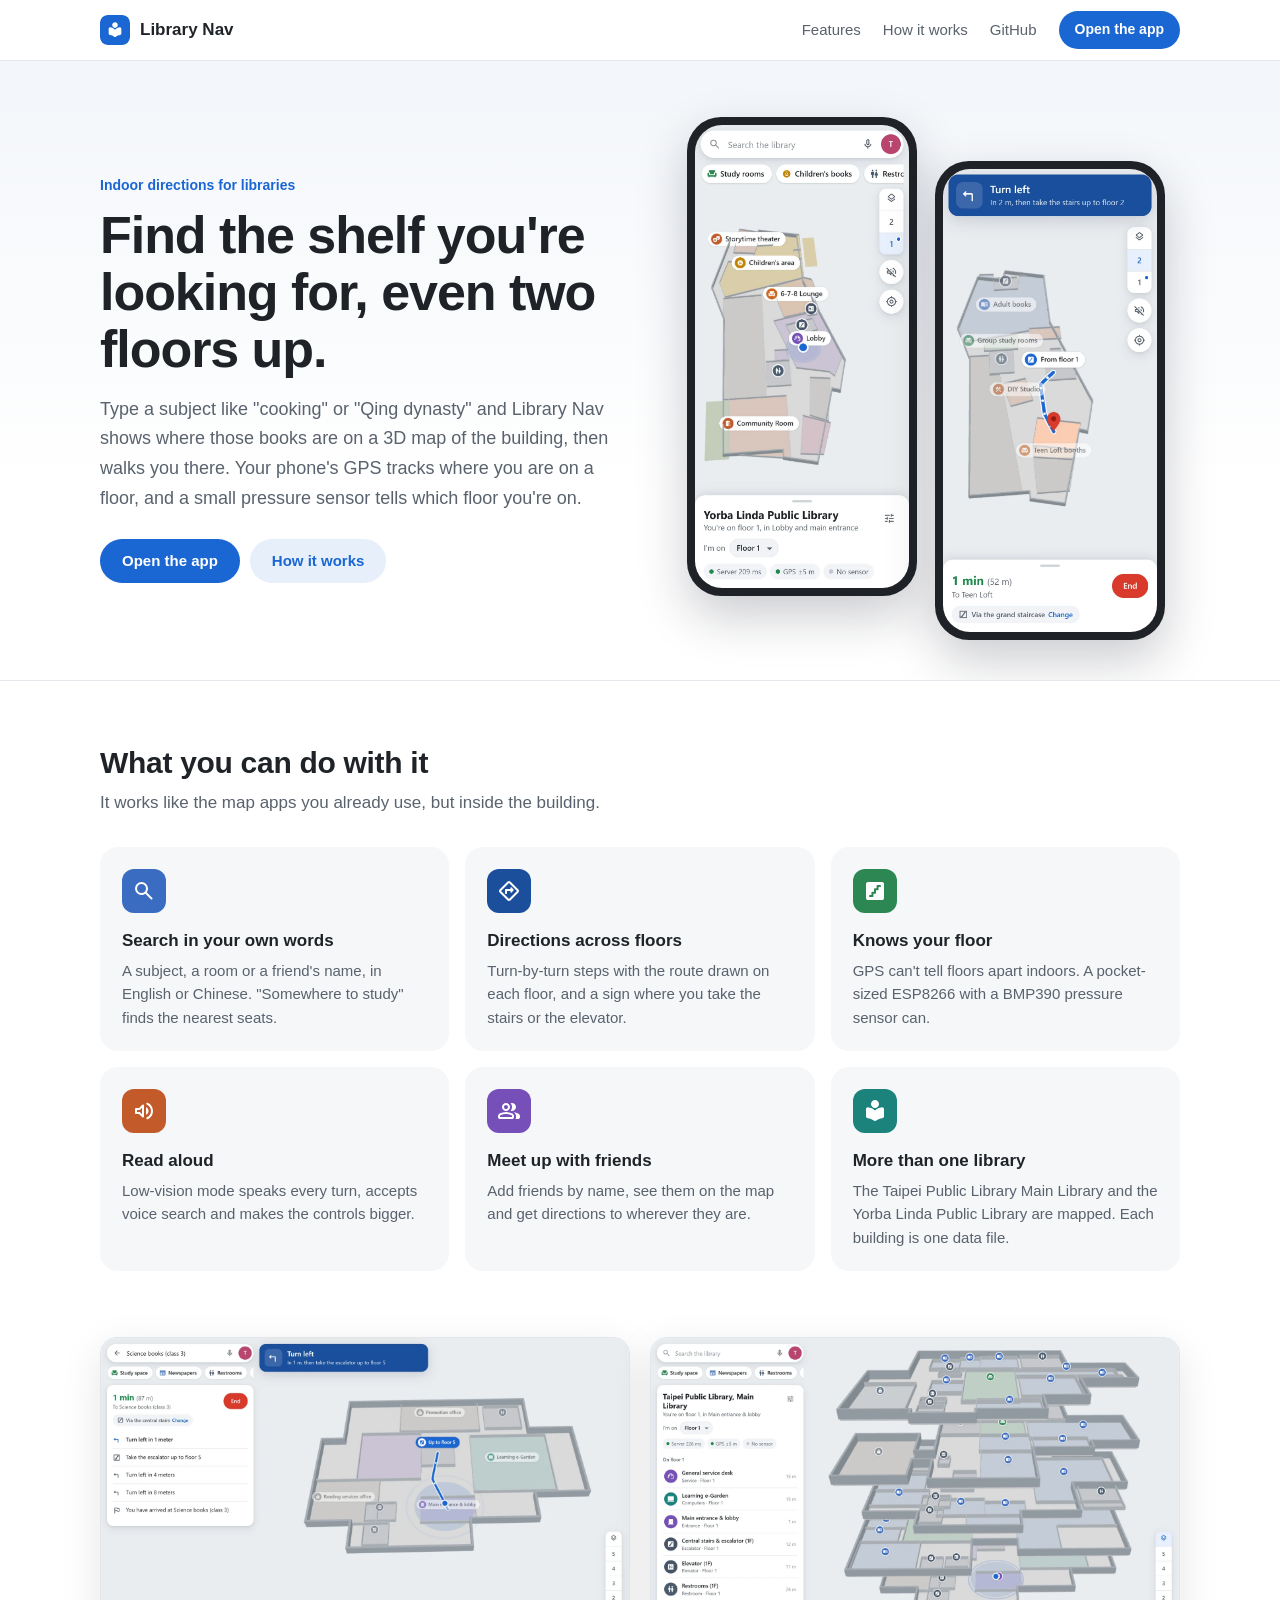
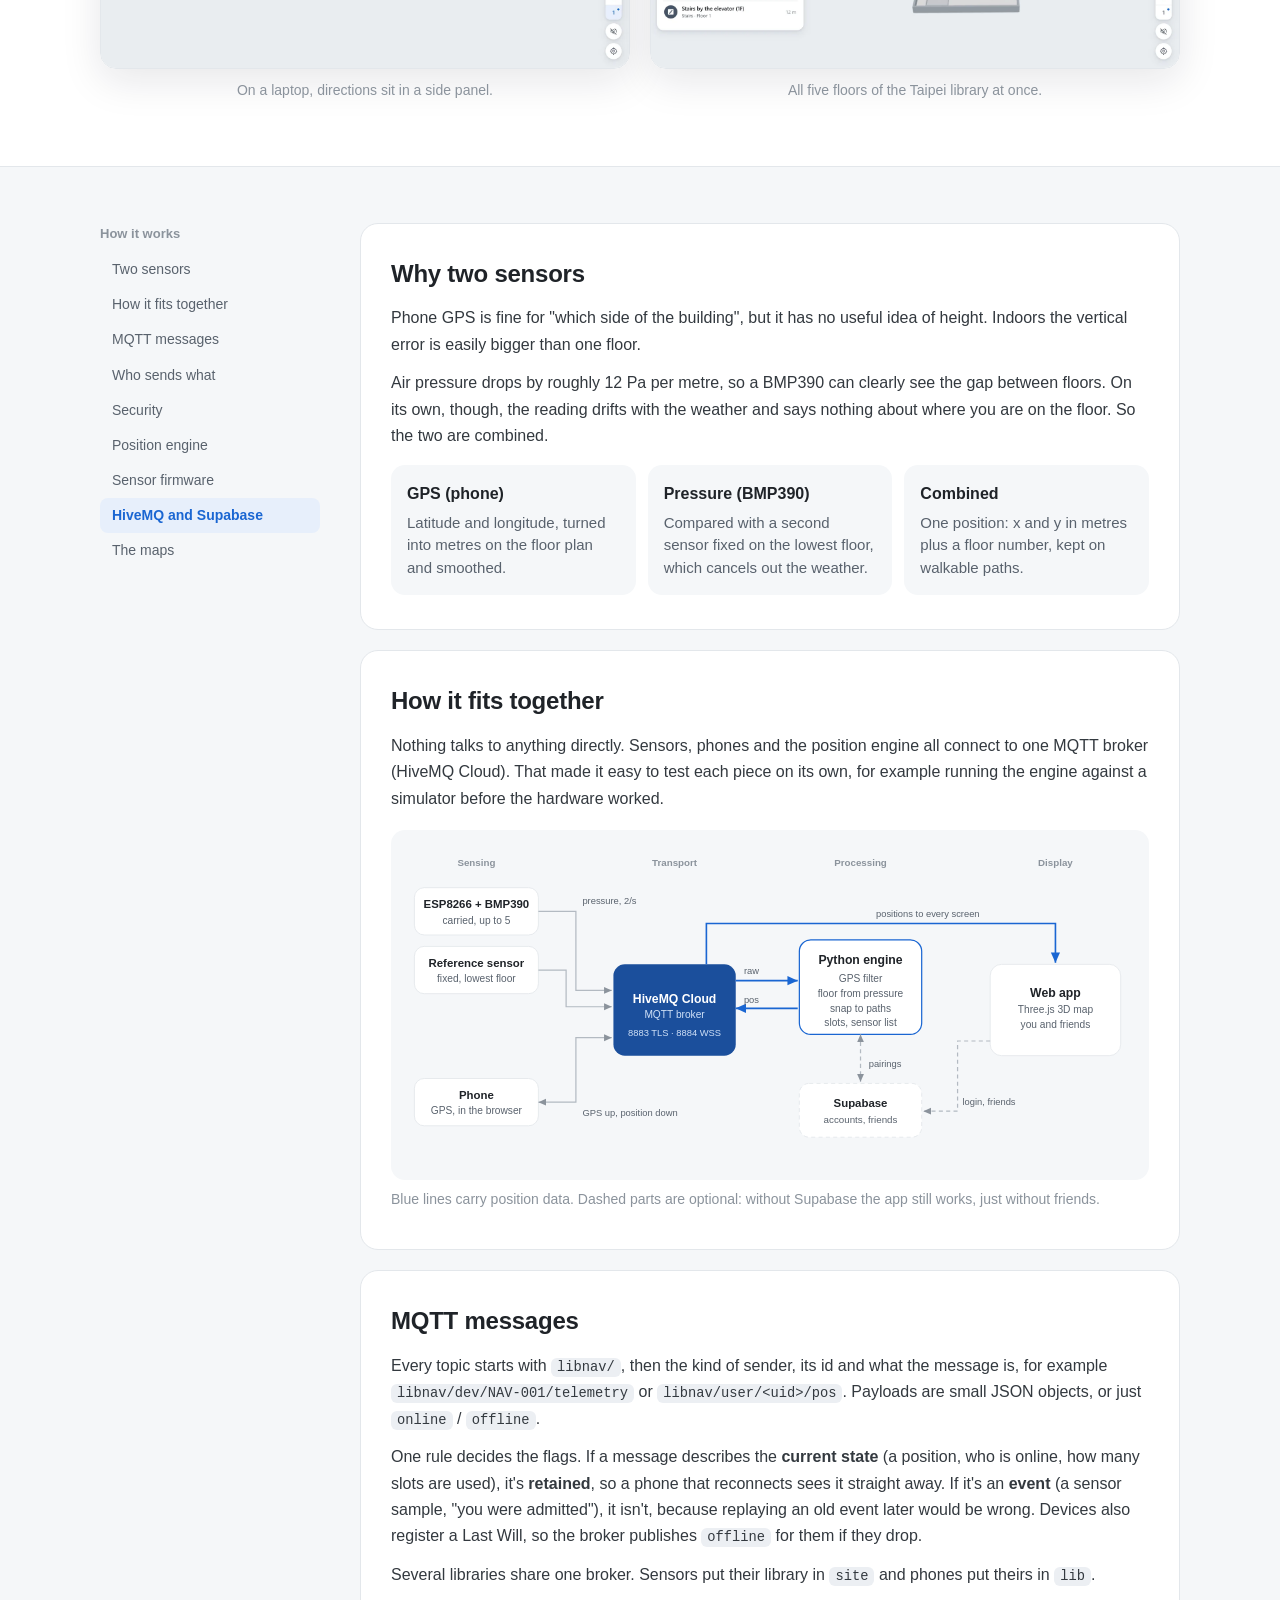
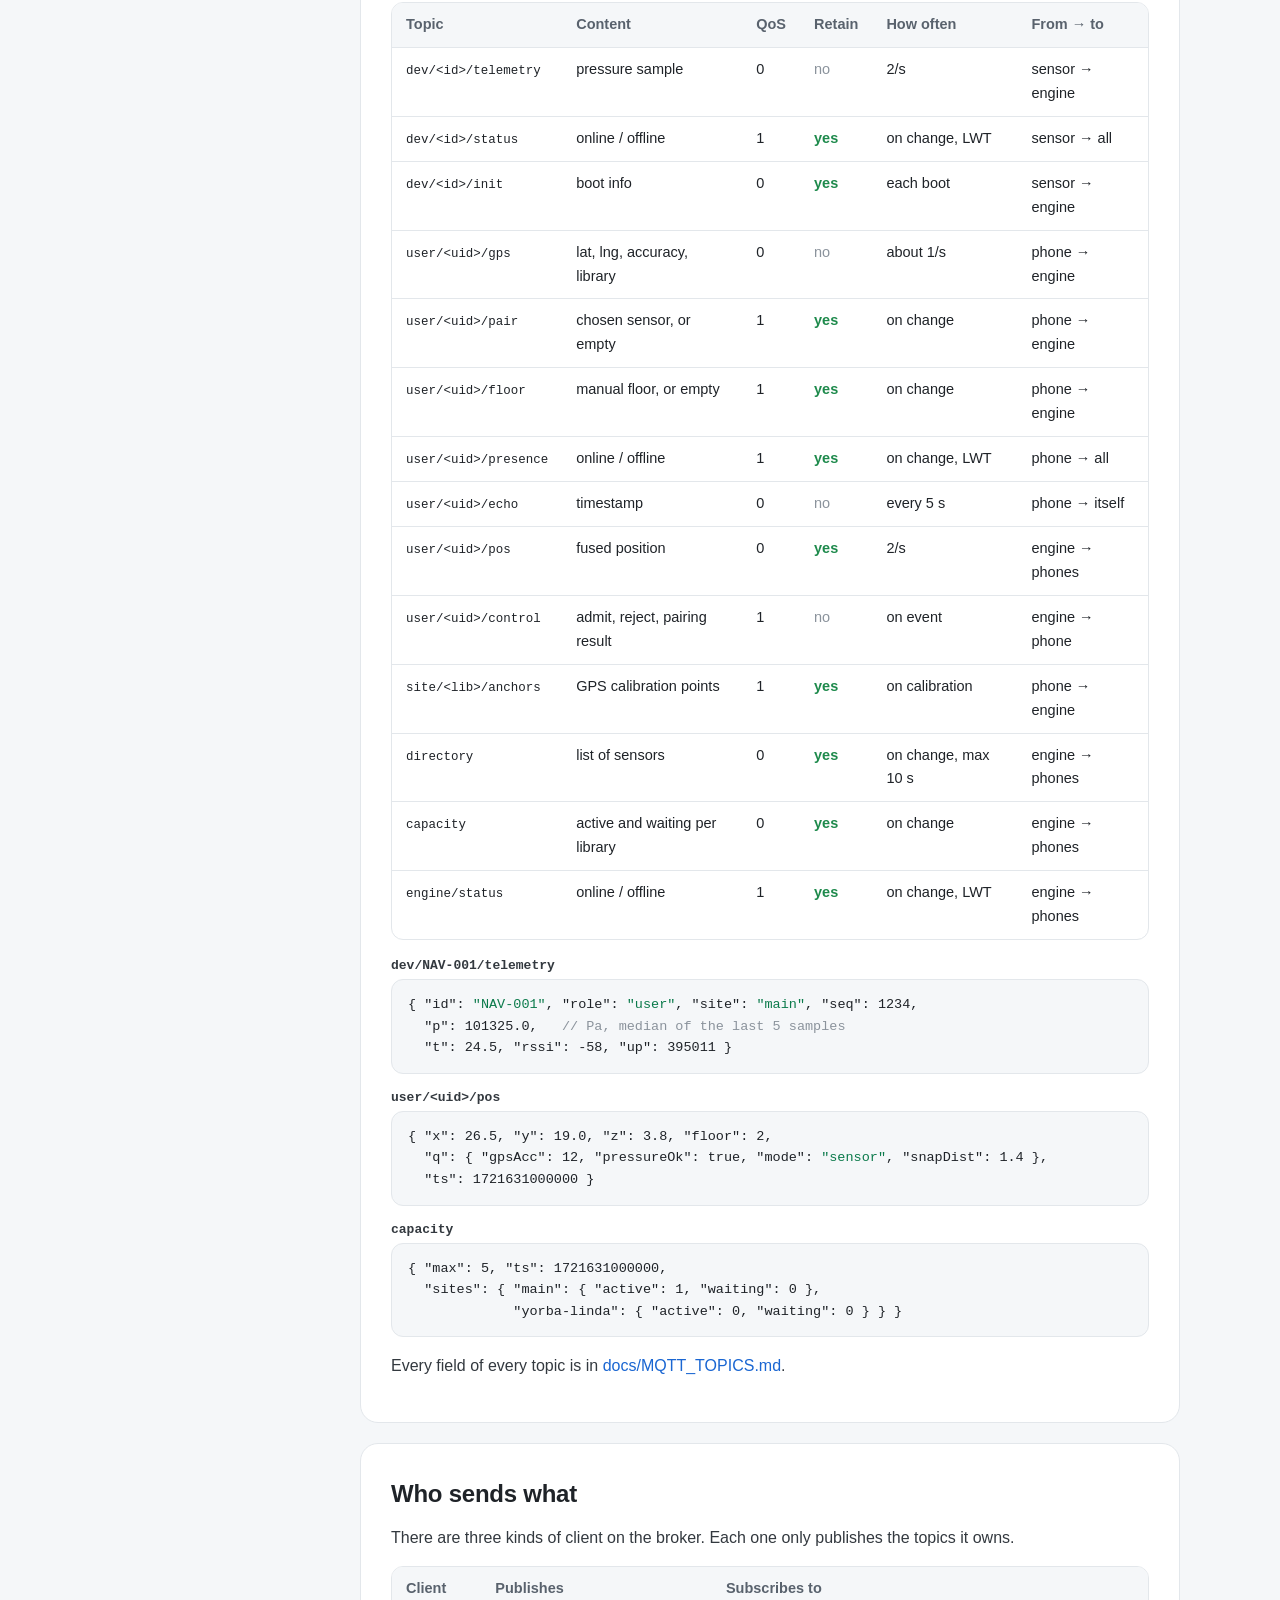
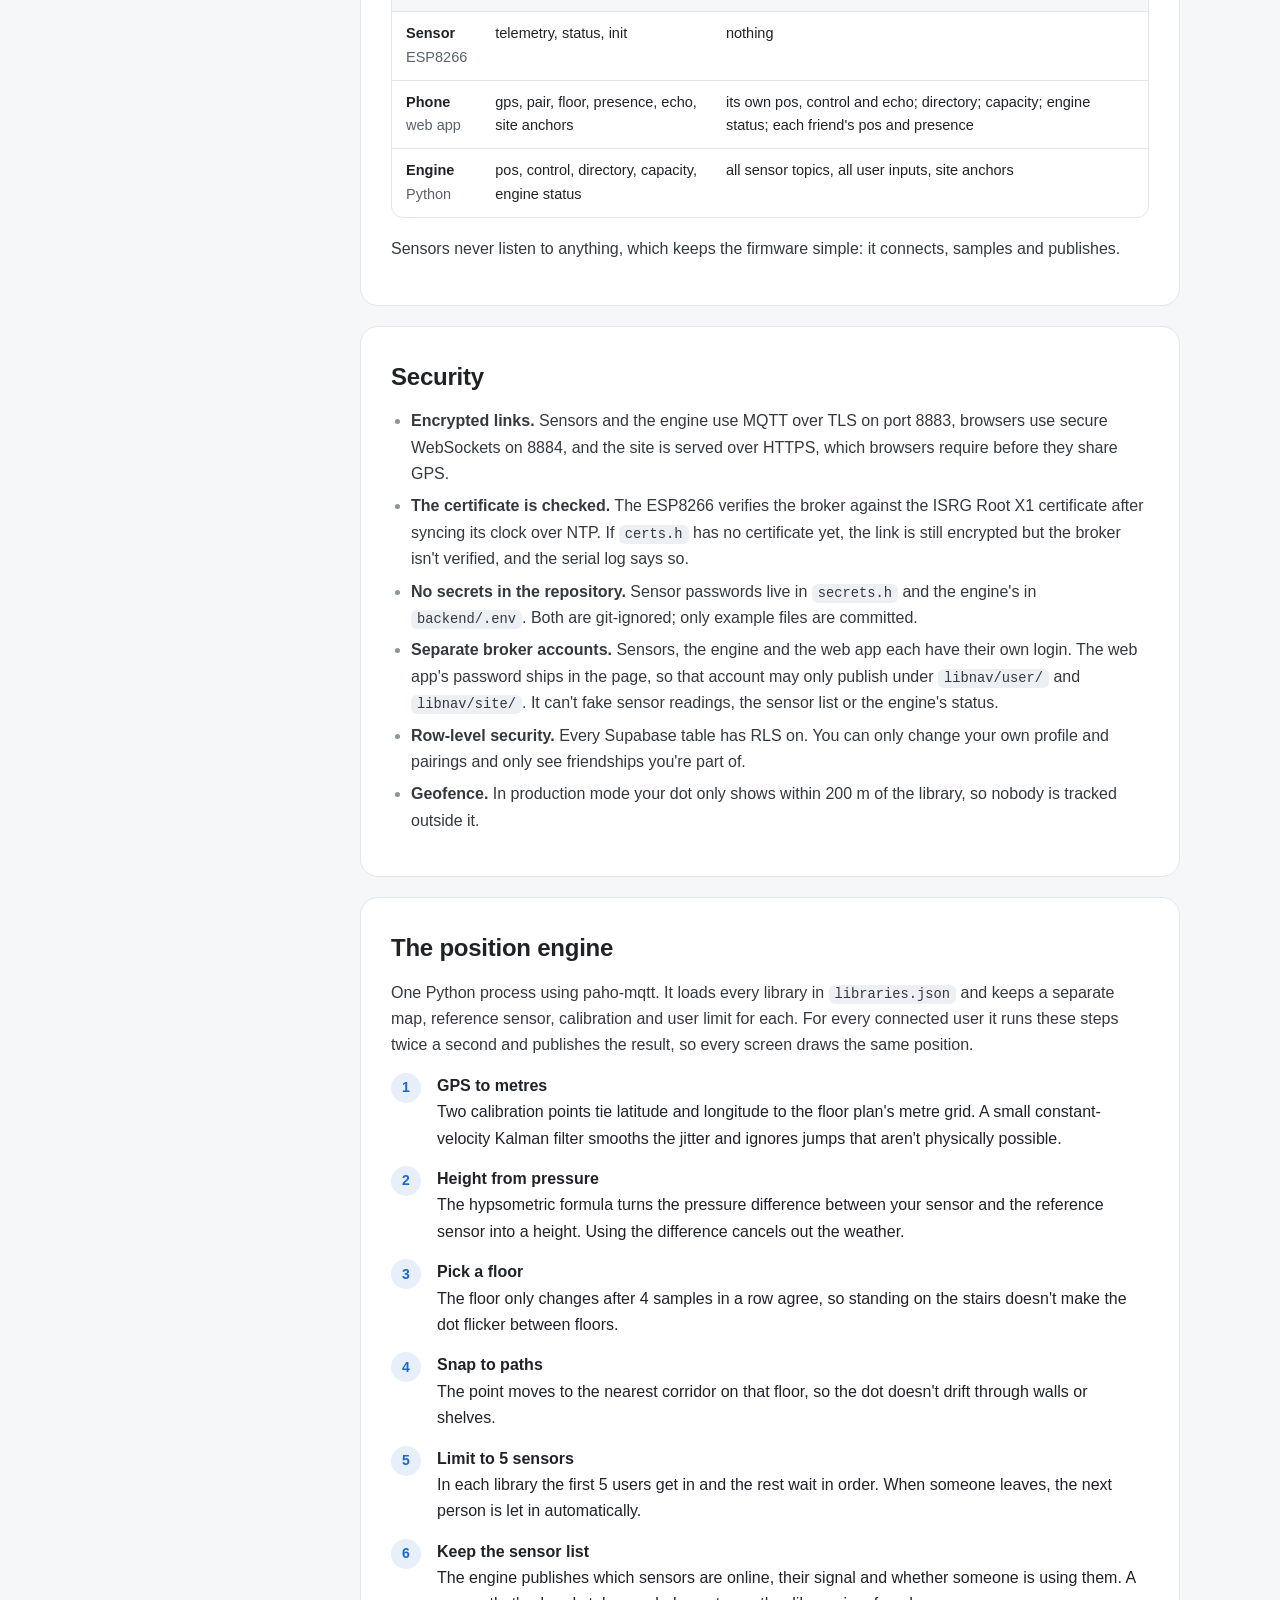
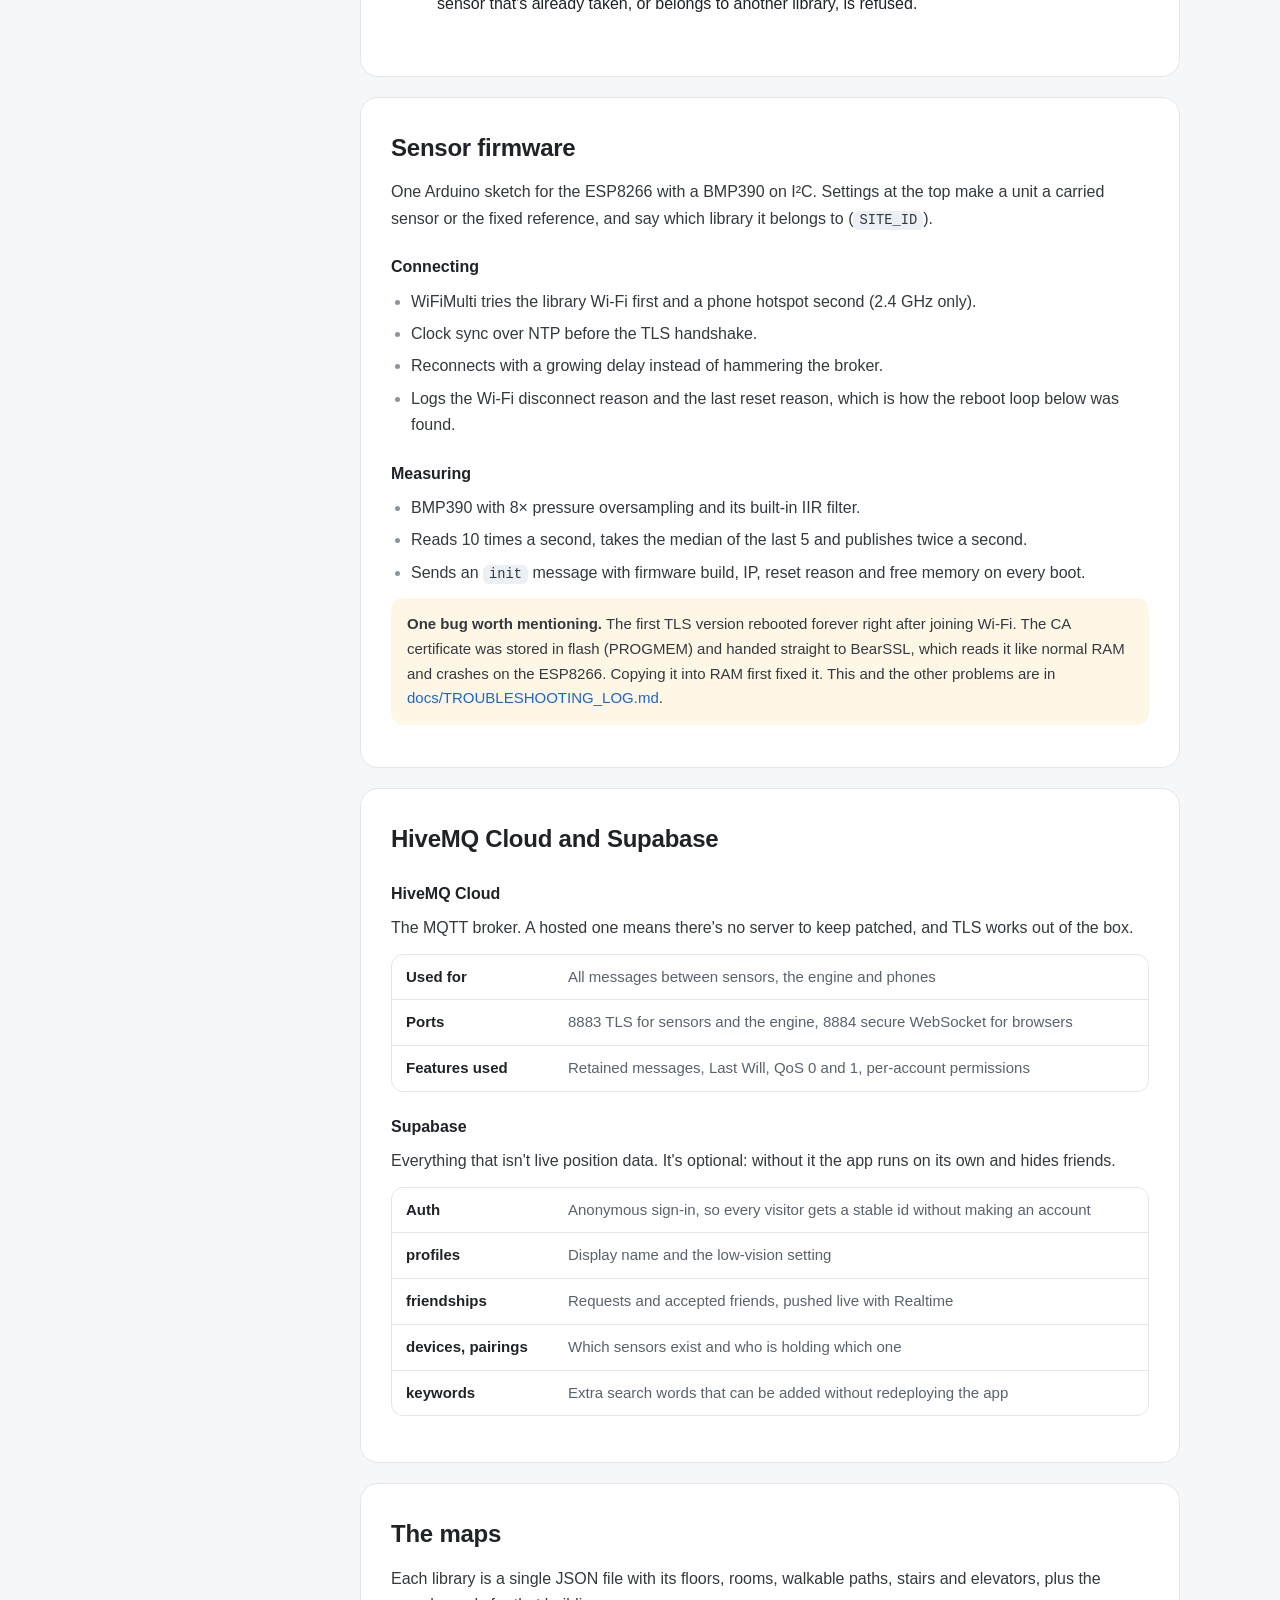
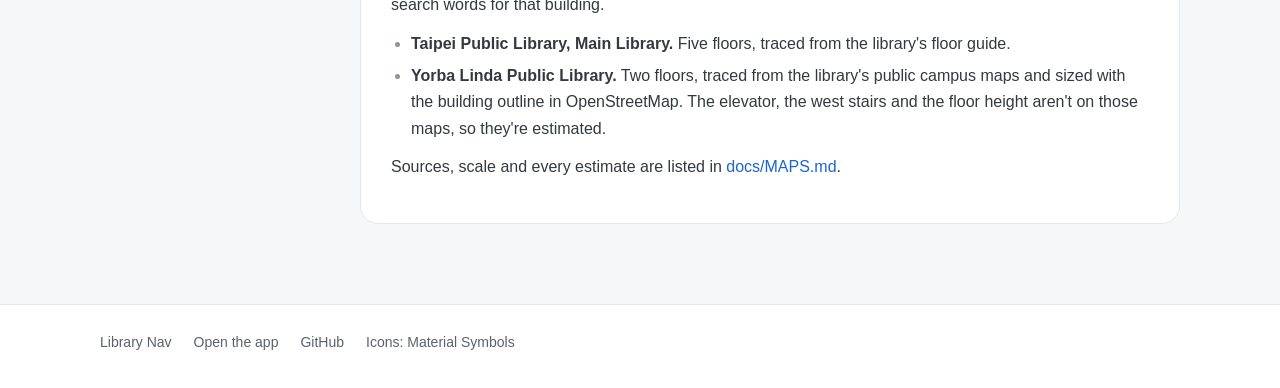
<file: about.html>
<!DOCTYPE html>
<html lang="en">
<head>
<meta charset="UTF-8" />
<meta name="viewport" content="width=device-width, initial-scale=1" />
<title>Library Nav: how it works</title>
<meta name="description" content="Indoor directions for libraries on a 3D map. How it works: ESP8266 and BMP390 floor sensors, phone GPS, MQTT on HiveMQ Cloud, a Python position engine, Supabase and a Three.js web app." />
<meta name="theme-color" content="#ffffff" />
<link rel="icon" href="img/icon.svg" type="image/svg+xml" />
<style>
:root {
  --bg: #ffffff; --soft: #f5f7f9; --soft-2: #eceff3; --line: #e3e7eb;
  --text: #1f2328; --text-2: #59626d; --text-3: #8b939c;
  --blue: #1a66d2; --blue-soft: #e7effb; --green: #1e8a4c; --red: #d93a2b;
  --font: -apple-system, BlinkMacSystemFont, "Segoe UI", Roboto, "Helvetica Neue", Arial, "PingFang TC", "Noto Sans TC", "Microsoft JhengHei", sans-serif;
  --mono: ui-monospace, SFMono-Regular, Menlo, Consolas, monospace;
}
* { box-sizing: border-box; }
html { scroll-behavior: smooth; scroll-padding-top: 76px; }
body { margin: 0; font: 16px/1.65 var(--font); color: var(--text); background: var(--bg); -webkit-font-smoothing: antialiased; }
h1, h2, h3, p { margin: 0; }
a { color: var(--blue); text-decoration: none; }
a:hover { text-decoration: underline; }
img { max-width: 100%; display: block; }
code { font: 0.86em var(--mono); background: var(--soft-2); padding: 2px 6px; border-radius: 6px; }
.wrap { max-width: 1120px; margin: 0 auto; padding: 0 20px; }
.sub { color: var(--text-2); }

/* header */
.bar { position: sticky; top: 0; z-index: 10; background: rgba(255, 255, 255, 0.94); border-bottom: 1px solid var(--line); }
.bar .wrap { height: 60px; display: flex; align-items: center; gap: 20px; }
.brand { display: flex; align-items: center; gap: 10px; color: var(--text); font-weight: 650; font-size: 17px; }
.brand:hover { text-decoration: none; }
.brand img { width: 30px; height: 30px; border-radius: 8px; }
.bar nav { margin-left: auto; display: flex; align-items: center; gap: 22px; font-size: 15px; }
.bar nav a { color: var(--text-2); }
.bar nav a:hover { color: var(--text); text-decoration: none; }
.btn {
  display: inline-flex; align-items: center; justify-content: center; gap: 8px;
  height: 44px; padding: 0 22px; border-radius: 22px; font-weight: 600; font-size: 15px;
}
.btn:hover { text-decoration: none; }
.btn.primary { background: var(--blue); color: #fff; }
.btn.primary:hover { background: #1557b3; }
.btn.tonal { background: var(--blue-soft); color: var(--blue); }
.bar .btn { height: 38px; padding: 0 16px; font-size: 14px; }
@media (max-width: 720px) { .bar nav a:not(.btn) { display: none; } }

/* hero */
.hero { padding: 56px 0 40px; background: linear-gradient(#f3f6fa, #ffffff 70%); border-bottom: 1px solid var(--line); overflow: hidden; }
.hero .wrap { display: grid; grid-template-columns: 1fr; gap: 40px; align-items: center; }
@media (min-width: 900px) { .hero .wrap { grid-template-columns: 1.05fr 1fr; } }
.eyebrow { font-size: 14px; font-weight: 600; color: var(--blue); }
.hero h1 { font-size: clamp(34px, 5vw, 52px); line-height: 1.1; letter-spacing: -0.02em; font-weight: 700; margin: 10px 0 16px; }
.hero p.lead { font-size: 18px; color: var(--text-2); max-width: 34em; }
.cta { display: flex; gap: 10px; flex-wrap: wrap; margin-top: 26px; }
.phones { display: flex; justify-content: center; align-items: flex-start; gap: 18px; }
.phone {
  width: 230px; border-radius: 34px; padding: 8px; background: #1f2328;
  box-shadow: 0 20px 50px rgba(16, 24, 40, 0.22);
}
.phone img { border-radius: 27px; width: 100%; height: auto; aspect-ratio: 390 / 844; object-fit: cover; }
.phone.back { margin-top: 44px; }
@media (max-width: 520px) { .phone { width: 46%; border-radius: 26px; padding: 6px; } .phone img { border-radius: 21px; } }

/* features */
.section { padding: 64px 0; }
.section h2 { font-size: 30px; line-height: 1.2; letter-spacing: -0.01em; font-weight: 700; }
.section > .wrap > .sub { margin-top: 8px; font-size: 17px; max-width: 42em; }
.features { display: grid; gap: 16px; margin-top: 30px; grid-template-columns: 1fr; }
@media (min-width: 640px) { .features { grid-template-columns: repeat(2, 1fr); } }
@media (min-width: 960px) { .features { grid-template-columns: repeat(3, 1fr); } }
.feature { padding: 22px; border-radius: 18px; background: var(--soft); }
.feature .ico { width: 44px; height: 44px; border-radius: 12px; display: grid; place-items: center; color: #fff; margin-bottom: 14px; }
.feature .ico svg { width: 24px; height: 24px; fill: currentColor; }
.feature h3 { font-size: 17px; font-weight: 650; margin-bottom: 4px; }
.feature p { color: var(--text-2); font-size: 15px; line-height: 1.55; }

.screen { margin-top: 30px; border-radius: 16px; overflow: hidden; border: 1px solid var(--line); box-shadow: 0 12px 40px rgba(16, 24, 40, 0.1); }
.screen img { width: 100%; height: auto; aspect-ratio: 16 / 10; object-fit: cover; }
.caption { margin-top: 10px; font-size: 14px; color: var(--text-3); text-align: center; }
.two { display: grid; gap: 20px; grid-template-columns: 1fr; }
@media (min-width: 860px) { .two { grid-template-columns: 1fr 1fr; } }

/* docs */
.docs { border-top: 1px solid var(--line); background: var(--soft); }
.docs .wrap { display: grid; grid-template-columns: 1fr; gap: 40px; padding-top: 56px; padding-bottom: 80px; }
@media (min-width: 980px) { .docs .wrap { grid-template-columns: 220px minmax(0, 1fr); } }
.toc { display: none; }
@media (min-width: 980px) {
  .toc { display: block; }
  .toc nav { position: sticky; top: 92px; }
  .toc .t { font-size: 13px; font-weight: 600; color: var(--text-3); margin-bottom: 8px; }
  .toc a { display: block; padding: 6px 12px; border-radius: 8px; color: var(--text-2); font-size: 14px; }
  .toc a:hover { background: var(--soft-2); text-decoration: none; color: var(--text); }
  .toc a.on { background: var(--blue-soft); color: var(--blue); font-weight: 600; }
}
.doc { min-width: 0; }
.doc article { background: #fff; border: 1px solid var(--line); border-radius: 18px; padding: 30px; }
.doc article + article { margin-top: 20px; }
@media (max-width: 560px) { .doc article { padding: 22px 18px; } }
.doc h2 { font-size: 24px; font-weight: 700; letter-spacing: -0.01em; margin-bottom: 12px; }
.doc h3 { font-size: 16px; font-weight: 650; margin: 22px 0 8px; }
.doc p { margin: 0 0 12px; color: #33393f; }
.doc ul { margin: 6px 0 12px; padding-left: 20px; color: #33393f; }
.doc li { margin: 6px 0; }
.doc li::marker { color: var(--text-3); }

.cards3 { display: grid; gap: 12px; grid-template-columns: 1fr; margin: 16px 0 4px; }
@media (min-width: 700px) { .cards3 { grid-template-columns: repeat(3, 1fr); } }
.cards3 div { padding: 16px; border-radius: 14px; background: var(--soft); }
.cards3 b { display: block; margin-bottom: 4px; }
.cards3 span { font-size: 15px; color: var(--text-2); line-height: 1.5; display: block; }

figure { margin: 18px 0 8px; }
.diagram { overflow-x: auto; border-radius: 14px; background: var(--soft); padding: 12px; }
.diagram svg { display: block; min-width: 680px; width: 100%; height: auto; }
figcaption { font-size: 14px; color: var(--text-3); margin-top: 8px; }

.tbl { overflow-x: auto; margin: 14px 0 18px; border: 1px solid var(--line); border-radius: 12px; }
table { border-collapse: collapse; width: 100%; font-size: 14.5px; }
th { text-align: left; font-weight: 600; color: var(--text-2); background: var(--soft); padding: 10px 14px; white-space: nowrap; }
td { padding: 10px 14px; border-top: 1px solid var(--line); vertical-align: top; }
td:first-child { white-space: nowrap; }
td code { background: none; padding: 0; }
.yes { color: var(--green); font-weight: 600; }
.no { color: var(--text-3); }

pre {
  font: 13.5px/1.6 var(--mono); background: #f5f7f9; border: 1px solid var(--line);
  border-radius: 12px; padding: 14px 16px; overflow-x: auto; margin: 6px 0 16px;
}
pre .c { color: var(--text-3); }
pre .s { color: #0b7a4b; }
.label { font: 600 13px var(--mono); color: var(--text-2); margin: 16px 0 0 !important; }

ol.steps { list-style: none; counter-reset: s; padding: 0; margin: 14px 0; }
ol.steps li { counter-increment: s; position: relative; padding: 0 0 14px 46px; margin: 0; }
ol.steps li::before {
  content: counter(s); position: absolute; left: 0; top: 0;
  width: 30px; height: 30px; border-radius: 50%; display: grid; place-items: center;
  background: var(--blue-soft); color: var(--blue); font-weight: 700; font-size: 14px;
}
ol.steps b { display: block; }

.kv { margin: 10px 0 16px; border: 1px solid var(--line); border-radius: 12px; overflow: hidden; }
.kv div { display: grid; grid-template-columns: 150px minmax(0, 1fr); gap: 12px; padding: 10px 14px; font-size: 15px; }
.kv div + div { border-top: 1px solid var(--line); }
.kv dt { font-weight: 600; }
.kv dd { margin: 0; color: var(--text-2); }
@media (max-width: 520px) { .kv div { grid-template-columns: 1fr; gap: 2px; } }

.note { padding: 14px 16px; border-radius: 12px; background: #fff7e6; color: #5b4400; font-size: 15px; margin: 16px 0 4px; }

footer { border-top: 1px solid var(--line); }
footer .wrap { padding: 26px 20px 34px; display: flex; flex-wrap: wrap; gap: 8px 22px; font-size: 14px; color: var(--text-2); }
footer a { color: var(--text-2); }
</style>
</head>
<body>

<header class="bar">
  <div class="wrap">
    <a class="brand" href="./"><img src="img/icon.svg" alt="" />Library Nav</a>
    <nav>
      <a href="#features">Features</a>
      <a href="#how">How it works</a>
      <a href="https://github.com/Ted369369/Indoor-3D-Navigation-Platform">GitHub</a>
      <a class="btn primary" href="./">Open the app</a>
    </nav>
  </div>
</header>

<section class="hero">
  <div class="wrap">
    <div>
      <div class="eyebrow">Indoor directions for libraries</div>
      <h1>Find the shelf you're looking for, even two floors up.</h1>
      <p class="lead">Type a subject like "cooking" or "Qing dynasty" and Library Nav shows where those books are on a 3D map of the building, then walks you there. Your phone's GPS tracks where you are on a floor, and a small pressure sensor tells which floor you're on.</p>
      <div class="cta">
        <a class="btn primary" href="./">Open the app</a>
        <a class="btn tonal" href="#how">How it works</a>
      </div>
    </div>
    <div class="phones">
      <div class="phone"><img src="img/shot-phone-home.webp" alt="The map of the Yorba Linda Public Library's lower level, with a blue dot in the lobby" /></div>
      <div class="phone back"><img src="img/shot-phone-route.webp" alt="Directions to the Teen Loft on the upper floor, with a blue route line and a red pin" /></div>
    </div>
  </div>
</section>

<section class="section" id="features">
  <div class="wrap">
    <h2>What you can do with it</h2>
    <p class="sub">It works like the map apps you already use, but inside the building.</p>
    <div class="features">
      <div class="feature">
        <div class="ico" style="background:#3a6cc2"><svg viewBox="0 -960 960 960"><path d="M380-320q-109 0-184.5-75.5T120-580q0-109 75.5-184.5T380-840q109 0 184.5 75.5T640-580q0 44-14 83t-38 69l224 224q11 11 11 28t-11 28q-11 11-28 11t-28-11L532-372q-30 24-69 38t-83 14Zm0-80q75 0 127.5-52.5T560-580q0-75-52.5-127.5T380-760q-75 0-127.5 52.5T200-580q0 75 52.5 127.5T380-400Z"/></svg></div>
        <h3>Search in your own words</h3>
        <p>A subject, a room or a friend's name, in English or Chinese. "Somewhere to study" finds the nearest seats.</p>
      </div>
      <div class="feature">
        <div class="ico" style="background:#1b4f9c"><svg viewBox="0 -960 960 960"><path d="M400-480h140v52q0 14 12 19t22-5l78-78q12-12 12-28t-12-28l-78-78q-10-10-22-5t-12 19v52H360q-17 0-28.5 11.5T320-520v120q0 17 11.5 28.5T360-360q17 0 28.5-11.5T400-400v-80Zm80 400q-15 0-29.5-6T424-104L104-424q-12-12-18-26.5T80-480q0-15 6-29.5t18-26.5l320-320q12-12 26.5-18t29.5-6q15 0 29.5 6t26.5 18l320 320q12 12 18 26.5t6 29.5q0 15-6 29.5T856-424L536-104q-12 12-26.5 18T480-80ZM320-320l160 160 320-320-320-320-320 320 160 160Zm160-160Z"/></svg></div>
        <h3>Directions across floors</h3>
        <p>Turn-by-turn steps with the route drawn on each floor, and a sign where you take the stairs or the elevator.</p>
      </div>
      <div class="feature">
        <div class="ico" style="background:#2c8752"><svg viewBox="0 -960 960 960"><path d="M417-373h63q17 0 28.5-11.5T520-413v-93h63q17 0 28.5-11.5T623-546v-94h57q17 0 28.5-11.5T720-680q0-17-11.5-28.5T680-720h-97q-17 0-28.5 11.5T543-680v93h-63q-17 0-28.5 11.5T440-547v93h-63q-17 0-28.5 11.5T337-414v94h-57q-17 0-28.5 11.5T240-280q0 17 11.5 28.5T280-240h97q17 0 28.5-11.5T417-280v-93ZM200-120q-33 0-56.5-23.5T120-200v-560q0-33 23.5-56.5T200-840h560q33 0 56.5 23.5T840-760v560q0 33-23.5 56.5T760-120H200Z"/></svg></div>
        <h3>Knows your floor</h3>
        <p>GPS can't tell floors apart indoors. A pocket-sized ESP8266 with a BMP390 pressure sensor can.</p>
      </div>
      <div class="feature">
        <div class="ico" style="background:#c35a2a"><svg viewBox="0 -960 960 960"><path d="M760-481q0-83-44-151.5T598-735q-15-7-22-21.5t-2-29.5q6-16 21.5-23t31.5 0q97 43 155 131.5T840-481q0 108-58 196.5T627-153q-16 7-31.5 0T574-176q-5-15 2-29.5t22-21.5q74-34 118-102.5T760-481ZM280-360H160q-17 0-28.5-11.5T120-400v-160q0-17 11.5-28.5T160-600h120l132-132q19-19 43.5-8.5T480-703v446q0 27-24.5 37.5T412-228L280-360Zm380-120q0 42-19 79.5T591-339q-10 6-20.5.5T560-356v-250q0-12 10.5-17.5t20.5.5q31 25 50 63t19 80ZM400-606l-86 86H200v80h114l86 86v-252ZM300-480Z"/></svg></div>
        <h3>Read aloud</h3>
        <p>Low-vision mode speaks every turn, accepts voice search and makes the controls bigger.</p>
      </div>
      <div class="feature">
        <div class="ico" style="background:#7650b8"><svg viewBox="0 -960 960 960"><path d="M40-272q0-34 17.5-62.5T104-378q62-31 126-46.5T360-440q66 0 130 15.5T616-378q29 15 46.5 43.5T680-272v32q0 33-23.5 56.5T600-160H120q-33 0-56.5-23.5T40-240v-32Zm800 112H738q11-18 16.5-38.5T760-240v-40q0-44-24.5-84.5T666-434q51 6 96 20.5t84 35.5q36 20 55 44.5t19 53.5v40q0 33-23.5 56.5T840-160ZM247-527q-47-47-47-113t47-113q47-47 113-47t113 47q47 47 47 113t-47 113q-47 47-113 47t-113-47Zm466 0q-47 47-113 47-11 0-28-2.5t-28-5.5q27-32 41.5-71t14.5-81q0-42-14.5-81T544-792q14-5 28-6.5t28-1.5q66 0 113 47t47 113q0 66-47 113ZM120-240h480v-32q0-11-5.5-20T580-306q-54-27-109-40.5T360-360q-56 0-111 13.5T140-306q-9 5-14.5 14t-5.5 20v32Zm296.5-343.5Q440-607 440-640t-23.5-56.5Q393-720 360-720t-56.5 23.5Q280-673 280-640t23.5 56.5Q327-560 360-560t56.5-23.5ZM360-240Zm0-400Z"/></svg></div>
        <h3>Meet up with friends</h3>
        <p>Add friends by name, see them on the map and get directions to wherever they are.</p>
      </div>
      <div class="feature">
        <div class="ico" style="background:#1b827c"><svg viewBox="0 -960 960 960"><path d="M120-274v-286q0-32 23.5-54t55.5-20q79 12 150.5 46.5T480-498q59-55 130.5-89.5T761-634q32-2 55.5 20t23.5 54v286q0 32-21 54.5T766-195q-64 10-124 33t-112 61q-11 9-23.5 13.5T480-83q-14 0-26.5-4.5T430-101q-52-38-112-61t-124-33q-32-2-53-24.5T120-274Zm247-373q-47-47-47-113t47-113q47-47 113-47t113 47q47 47 47 113t-47 113q-47 47-113 47t-113-47Z"/></svg></div>
        <h3>More than one library</h3>
        <p>The Taipei Public Library Main Library and the Yorba Linda Public Library are mapped. Each building is one data file.</p>
      </div>
    </div>

    <div class="two" style="margin-top:36px">
      <div>
        <div class="screen"><img src="img/shot-desktop-route.webp" alt="Directions to the science books on floor 5 of the Taipei library, with the step list in a side panel" /></div>
        <p class="caption">On a laptop, directions sit in a side panel.</p>
      </div>
      <div>
        <div class="screen"><img src="img/shot-desktop-floors.webp" alt="All five floors of the Taipei library pulled apart in 3D" /></div>
        <p class="caption">All five floors of the Taipei library at once.</p>
      </div>
    </div>
  </div>
</section>

<section class="docs" id="how">
  <div class="wrap">
    <aside class="toc">
      <nav id="toc">
        <div class="t">How it works</div>
        <a href="#idea">Two sensors</a>
        <a href="#architecture">How it fits together</a>
        <a href="#mqtt">MQTT messages</a>
        <a href="#nodes">Who sends what</a>
        <a href="#security">Security</a>
        <a href="#engine">Position engine</a>
        <a href="#firmware">Sensor firmware</a>
        <a href="#services">HiveMQ and Supabase</a>
        <a href="#maps">The maps</a>
      </nav>
    </aside>

    <div class="doc">
      <article id="idea">
        <h2>Why two sensors</h2>
        <p>Phone GPS is fine for "which side of the building", but it has no useful idea of height. Indoors the vertical error is easily bigger than one floor.</p>
        <p>Air pressure drops by roughly 12&nbsp;Pa per metre, so a BMP390 can clearly see the gap between floors. On its own, though, the reading drifts with the weather and says nothing about where you are on the floor. So the two are combined.</p>
        <div class="cards3">
          <div><b>GPS (phone)</b><span>Latitude and longitude, turned into metres on the floor plan and smoothed.</span></div>
          <div><b>Pressure (BMP390)</b><span>Compared with a second sensor fixed on the lowest floor, which cancels out the weather.</span></div>
          <div><b>Combined</b><span>One position: x and y in metres plus a floor number, kept on walkable paths.</span></div>
        </div>
      </article>

      <article id="architecture">
        <h2>How it fits together</h2>
        <p>Nothing talks to anything directly. Sensors, phones and the position engine all connect to one MQTT broker (HiveMQ Cloud). That made it easy to test each piece on its own, for example running the engine against a simulator before the hardware worked.</p>
        <figure>
          <div class="diagram">
            <svg viewBox="0 0 900 400" xmlns="http://www.w3.org/2000/svg" role="img" aria-label="Sensors and phones send to HiveMQ Cloud; the Python engine reads the raw data and publishes positions back; web clients draw them; Supabase stores accounts and friends.">
              <defs>
                <marker id="a" viewBox="0 0 10 10" refX="9" refY="5" markerWidth="7" markerHeight="7" orient="auto-start-reverse"><path d="M0 1 9 5 0 9z" fill="#8b939c"/></marker>
                <marker id="ab" viewBox="0 0 10 10" refX="9" refY="5" markerWidth="7" markerHeight="7" orient="auto-start-reverse"><path d="M0 1 9 5 0 9z" fill="#1a66d2"/></marker>
              </defs>
              <g font-family="-apple-system, Segoe UI, Roboto, sans-serif" font-size="12" font-weight="600" fill="#8b939c" text-anchor="middle">
                <text x="90" y="30">Sensing</text><text x="333" y="30">Transport</text><text x="561" y="30">Processing</text><text x="800" y="30">Display</text>
              </g>
              <g font-family="-apple-system, Segoe UI, Roboto, sans-serif" fill="#1f2328" text-anchor="middle">
                <rect x="14" y="56" width="152" height="58" rx="12" fill="#fff" stroke="#e3e7eb"/>
                <text x="90" y="81" font-size="14" font-weight="600">ESP8266 + BMP390</text>
                <text x="90" y="100" font-size="12.5" fill="#59626d">carried, up to 5</text>
                <rect x="14" y="128" width="152" height="58" rx="12" fill="#fff" stroke="#e3e7eb"/>
                <text x="90" y="153" font-size="14" font-weight="600">Reference sensor</text>
                <text x="90" y="172" font-size="12.5" fill="#59626d">fixed, lowest floor</text>
                <rect x="14" y="290" width="152" height="58" rx="12" fill="#fff" stroke="#e3e7eb"/>
                <text x="90" y="315" font-size="14" font-weight="600">Phone</text>
                <text x="90" y="334" font-size="12.5" fill="#59626d">GPS, in the browser</text>

                <rect x="258" y="150" width="150" height="112" rx="14" fill="#1b4f9c"/>
                <text x="333" y="197" font-size="15" font-weight="600" fill="#fff">HiveMQ Cloud</text>
                <text x="333" y="216" font-size="12.5" fill="#cfe0f7">MQTT broker</text>
                <text x="333" y="238" font-size="11.5" fill="#cfe0f7">8883 TLS · 8884 WSS</text>

                <rect x="486" y="120" width="150" height="116" rx="14" fill="#fff" stroke="#1a66d2" stroke-width="1.5"/>
                <text x="561" y="150" font-size="15" font-weight="600">Python engine</text>
                <text x="561" y="172" font-size="12.5" fill="#59626d">GPS filter</text>
                <text x="561" y="190" font-size="12.5" fill="#59626d">floor from pressure</text>
                <text x="561" y="208" font-size="12.5" fill="#59626d">snap to paths</text>
                <text x="561" y="226" font-size="12.5" fill="#59626d">slots, sensor list</text>

                <rect x="486" y="296" width="150" height="66" rx="12" fill="#fff" stroke="#e3e7eb" stroke-dasharray="5 4"/>
                <text x="561" y="325" font-size="14" font-weight="600">Supabase</text>
                <text x="561" y="344" font-size="12" fill="#59626d">accounts, friends</text>

                <rect x="720" y="150" width="160" height="112" rx="14" fill="#fff" stroke="#e3e7eb"/>
                <text x="800" y="190" font-size="15" font-weight="600">Web app</text>
                <text x="800" y="210" font-size="12.5" fill="#59626d">Three.js 3D map</text>
                <text x="800" y="228" font-size="12.5" fill="#59626d">you and friends</text>
              </g>
              <g stroke="#b3bac2" stroke-width="1.5" fill="none">
                <path d="M166 85 H212 V182 H256" marker-end="url(#a)"/>
                <path d="M166 157 H200 V202 H256" marker-end="url(#a)"/>
                <path d="M166 319 H212 V240 H256" marker-start="url(#a)" marker-end="url(#a)"/>
                <path d="M561 236 V294" marker-start="url(#a)" marker-end="url(#a)" stroke-dasharray="5 4"/>
                <path d="M720 244 H680 V330 H638" marker-end="url(#a)" stroke-dasharray="5 4"/>
              </g>
              <g stroke="#1a66d2" stroke-width="2" fill="none">
                <path d="M408 170 H484" marker-end="url(#ab)"/>
                <path d="M484 204 H408" marker-end="url(#ab)"/>
                <path d="M372 150 V100 H800 V148" marker-end="url(#ab)"/>
              </g>
              <g font-family="-apple-system, Segoe UI, Roboto, sans-serif" font-size="11.5" fill="#59626d">
                <text x="220" y="76">pressure, 2/s</text>
                <text x="220" y="336">GPS up, position down</text>
                <text x="418" y="162">raw</text>
                <text x="418" y="198">pos</text>
                <text x="571" y="276">pairings</text>
                <text x="686" y="322">login, friends</text>
                <text x="580" y="92">positions to every screen</text>
              </g>
            </svg>
          </div>
          <figcaption>Blue lines carry position data. Dashed parts are optional: without Supabase the app still works, just without friends.</figcaption>
        </figure>
      </article>

      <article id="mqtt">
        <h2>MQTT messages</h2>
        <p>Every topic starts with <code>libnav/</code>, then the kind of sender, its id and what the message is, for example <code>libnav/dev/NAV-001/telemetry</code> or <code>libnav/user/&lt;uid&gt;/pos</code>. Payloads are small JSON objects, or just <code>online</code> / <code>offline</code>.</p>
        <p>One rule decides the flags. If a message describes the <b>current state</b> (a position, who is online, how many slots are used), it's <b>retained</b>, so a phone that reconnects sees it straight away. If it's an <b>event</b> (a sensor sample, "you were admitted"), it isn't, because replaying an old event later would be wrong. Devices also register a Last Will, so the broker publishes <code>offline</code> for them if they drop.</p>
        <p>Several libraries share one broker. Sensors put their library in <code>site</code> and phones put theirs in <code>lib</code>.</p>
        <div class="tbl">
          <table>
            <thead><tr><th>Topic</th><th>Content</th><th>QoS</th><th>Retain</th><th>How often</th><th>From → to</th></tr></thead>
            <tbody>
              <tr><td><code>dev/&lt;id&gt;/telemetry</code></td><td>pressure sample</td><td>0</td><td class="no">no</td><td>2/s</td><td>sensor → engine</td></tr>
              <tr><td><code>dev/&lt;id&gt;/status</code></td><td>online / offline</td><td>1</td><td class="yes">yes</td><td>on change, LWT</td><td>sensor → all</td></tr>
              <tr><td><code>dev/&lt;id&gt;/init</code></td><td>boot info</td><td>0</td><td class="yes">yes</td><td>each boot</td><td>sensor → engine</td></tr>
              <tr><td><code>user/&lt;uid&gt;/gps</code></td><td>lat, lng, accuracy, library</td><td>0</td><td class="no">no</td><td>about 1/s</td><td>phone → engine</td></tr>
              <tr><td><code>user/&lt;uid&gt;/pair</code></td><td>chosen sensor, or empty</td><td>1</td><td class="yes">yes</td><td>on change</td><td>phone → engine</td></tr>
              <tr><td><code>user/&lt;uid&gt;/floor</code></td><td>manual floor, or empty</td><td>1</td><td class="yes">yes</td><td>on change</td><td>phone → engine</td></tr>
              <tr><td><code>user/&lt;uid&gt;/presence</code></td><td>online / offline</td><td>1</td><td class="yes">yes</td><td>on change, LWT</td><td>phone → all</td></tr>
              <tr><td><code>user/&lt;uid&gt;/echo</code></td><td>timestamp</td><td>0</td><td class="no">no</td><td>every 5 s</td><td>phone → itself</td></tr>
              <tr><td><code>user/&lt;uid&gt;/pos</code></td><td>fused position</td><td>0</td><td class="yes">yes</td><td>2/s</td><td>engine → phones</td></tr>
              <tr><td><code>user/&lt;uid&gt;/control</code></td><td>admit, reject, pairing result</td><td>1</td><td class="no">no</td><td>on event</td><td>engine → phone</td></tr>
              <tr><td><code>site/&lt;lib&gt;/anchors</code></td><td>GPS calibration points</td><td>1</td><td class="yes">yes</td><td>on calibration</td><td>phone → engine</td></tr>
              <tr><td><code>directory</code></td><td>list of sensors</td><td>0</td><td class="yes">yes</td><td>on change, max 10 s</td><td>engine → phones</td></tr>
              <tr><td><code>capacity</code></td><td>active and waiting per library</td><td>0</td><td class="yes">yes</td><td>on change</td><td>engine → phones</td></tr>
              <tr><td><code>engine/status</code></td><td>online / offline</td><td>1</td><td class="yes">yes</td><td>on change, LWT</td><td>engine → phones</td></tr>
            </tbody>
          </table>
        </div>
        <p class="label">dev/NAV-001/telemetry</p>
<pre>{ "id": <span class="s">"NAV-001"</span>, "role": <span class="s">"user"</span>, "site": <span class="s">"main"</span>, "seq": 1234,
  "p": 101325.0,   <span class="c">// Pa, median of the last 5 samples</span>
  "t": 24.5, "rssi": -58, "up": 395011 }</pre>
        <p class="label">user/&lt;uid&gt;/pos</p>
<pre>{ "x": 26.5, "y": 19.0, "z": 3.8, "floor": 2,
  "q": { "gpsAcc": 12, "pressureOk": true, "mode": <span class="s">"sensor"</span>, "snapDist": 1.4 },
  "ts": 1721631000000 }</pre>
        <p class="label">capacity</p>
<pre>{ "max": 5, "ts": 1721631000000,
  "sites": { "main": { "active": 1, "waiting": 0 },
             "yorba-linda": { "active": 0, "waiting": 0 } } }</pre>
        <p>Every field of every topic is in <a href="https://github.com/Ted369369/Indoor-3D-Navigation-Platform/blob/main/docs/MQTT_TOPICS.md">docs/MQTT_TOPICS.md</a>.</p>
      </article>

      <article id="nodes">
        <h2>Who sends what</h2>
        <p>There are three kinds of client on the broker. Each one only publishes the topics it owns.</p>
        <div class="tbl">
          <table>
            <thead><tr><th>Client</th><th>Publishes</th><th>Subscribes to</th></tr></thead>
            <tbody>
              <tr><td><b>Sensor</b><br /><span class="sub">ESP8266</span></td><td>telemetry, status, init</td><td>nothing</td></tr>
              <tr><td><b>Phone</b><br /><span class="sub">web app</span></td><td>gps, pair, floor, presence, echo, site anchors</td><td>its own pos, control and echo; directory; capacity; engine status; each friend's pos and presence</td></tr>
              <tr><td><b>Engine</b><br /><span class="sub">Python</span></td><td>pos, control, directory, capacity, engine status</td><td>all sensor topics, all user inputs, site anchors</td></tr>
            </tbody>
          </table>
        </div>
        <p>Sensors never listen to anything, which keeps the firmware simple: it connects, samples and publishes.</p>
      </article>

      <article id="security">
        <h2>Security</h2>
        <ul>
          <li><b>Encrypted links.</b> Sensors and the engine use MQTT over TLS on port 8883, browsers use secure WebSockets on 8884, and the site is served over HTTPS, which browsers require before they share GPS.</li>
          <li><b>The certificate is checked.</b> The ESP8266 verifies the broker against the ISRG Root X1 certificate after syncing its clock over NTP. If <code>certs.h</code> has no certificate yet, the link is still encrypted but the broker isn't verified, and the serial log says so.</li>
          <li><b>No secrets in the repository.</b> Sensor passwords live in <code>secrets.h</code> and the engine's in <code>backend/.env</code>. Both are git-ignored; only example files are committed.</li>
          <li><b>Separate broker accounts.</b> Sensors, the engine and the web app each have their own login. The web app's password ships in the page, so that account may only publish under <code>libnav/user/</code> and <code>libnav/site/</code>. It can't fake sensor readings, the sensor list or the engine's status.</li>
          <li><b>Row-level security.</b> Every Supabase table has RLS on. You can only change your own profile and pairings and only see friendships you're part of.</li>
          <li><b>Geofence.</b> In production mode your dot only shows within 200&nbsp;m of the library, so nobody is tracked outside it.</li>
        </ul>
      </article>

      <article id="engine">
        <h2>The position engine</h2>
        <p>One Python process using paho-mqtt. It loads every library in <code>libraries.json</code> and keeps a separate map, reference sensor, calibration and user limit for each. For every connected user it runs these steps twice a second and publishes the result, so every screen draws the same position.</p>
        <ol class="steps">
          <li><b>GPS to metres</b>Two calibration points tie latitude and longitude to the floor plan's metre grid. A small constant-velocity Kalman filter smooths the jitter and ignores jumps that aren't physically possible.</li>
          <li><b>Height from pressure</b>The hypsometric formula turns the pressure difference between your sensor and the reference sensor into a height. Using the difference cancels out the weather.</li>
          <li><b>Pick a floor</b>The floor only changes after 4 samples in a row agree, so standing on the stairs doesn't make the dot flicker between floors.</li>
          <li><b>Snap to paths</b>The point moves to the nearest corridor on that floor, so the dot doesn't drift through walls or shelves.</li>
          <li><b>Limit to 5 sensors</b>In each library the first 5 users get in and the rest wait in order. When someone leaves, the next person is let in automatically.</li>
          <li><b>Keep the sensor list</b>The engine publishes which sensors are online, their signal and whether someone is using them. A sensor that's already taken, or belongs to another library, is refused.</li>
        </ol>
      </article>

      <article id="firmware">
        <h2>Sensor firmware</h2>
        <p>One Arduino sketch for the ESP8266 with a BMP390 on I²C. Settings at the top make a unit a carried sensor or the fixed reference, and say which library it belongs to (<code>SITE_ID</code>).</p>
        <h3>Connecting</h3>
        <ul>
          <li>WiFiMulti tries the library Wi-Fi first and a phone hotspot second (2.4&nbsp;GHz only).</li>
          <li>Clock sync over NTP before the TLS handshake.</li>
          <li>Reconnects with a growing delay instead of hammering the broker.</li>
          <li>Logs the Wi-Fi disconnect reason and the last reset reason, which is how the reboot loop below was found.</li>
        </ul>
        <h3>Measuring</h3>
        <ul>
          <li>BMP390 with 8× pressure oversampling and its built-in IIR filter.</li>
          <li>Reads 10 times a second, takes the median of the last 5 and publishes twice a second.</li>
          <li>Sends an <code>init</code> message with firmware build, IP, reset reason and free memory on every boot.</li>
        </ul>
        <p class="note"><b>One bug worth mentioning.</b> The first TLS version rebooted forever right after joining Wi-Fi. The CA certificate was stored in flash (PROGMEM) and handed straight to BearSSL, which reads it like normal RAM and crashes on the ESP8266. Copying it into RAM first fixed it. This and the other problems are in <a href="https://github.com/Ted369369/Indoor-3D-Navigation-Platform/blob/main/docs/TROUBLESHOOTING_LOG.md">docs/TROUBLESHOOTING_LOG.md</a>.</p>
      </article>

      <article id="services">
        <h2>HiveMQ Cloud and Supabase</h2>
        <h3>HiveMQ Cloud</h3>
        <p>The MQTT broker. A hosted one means there's no server to keep patched, and TLS works out of the box.</p>
        <dl class="kv">
          <div><dt>Used for</dt><dd>All messages between sensors, the engine and phones</dd></div>
          <div><dt>Ports</dt><dd>8883 TLS for sensors and the engine, 8884 secure WebSocket for browsers</dd></div>
          <div><dt>Features used</dt><dd>Retained messages, Last Will, QoS 0 and 1, per-account permissions</dd></div>
        </dl>
        <h3>Supabase</h3>
        <p>Everything that isn't live position data. It's optional: without it the app runs on its own and hides friends.</p>
        <dl class="kv">
          <div><dt>Auth</dt><dd>Anonymous sign-in, so every visitor gets a stable id without making an account</dd></div>
          <div><dt>profiles</dt><dd>Display name and the low-vision setting</dd></div>
          <div><dt>friendships</dt><dd>Requests and accepted friends, pushed live with Realtime</dd></div>
          <div><dt>devices, pairings</dt><dd>Which sensors exist and who is holding which one</dd></div>
          <div><dt>keywords</dt><dd>Extra search words that can be added without redeploying the app</dd></div>
        </dl>
      </article>

      <article id="maps">
        <h2>The maps</h2>
        <p>Each library is a single JSON file with its floors, rooms, walkable paths, stairs and elevators, plus the search words for that building.</p>
        <ul>
          <li><b>Taipei Public Library, Main Library.</b> Five floors, traced from the library's floor guide.</li>
          <li><b>Yorba Linda Public Library.</b> Two floors, traced from the library's public campus maps and sized with the building outline in OpenStreetMap. The elevator, the west stairs and the floor height aren't on those maps, so they're estimated.</li>
        </ul>
        <p>Sources, scale and every estimate are listed in <a href="https://github.com/Ted369369/Indoor-3D-Navigation-Platform/blob/main/docs/MAPS.md">docs/MAPS.md</a>.</p>
      </article>
    </div>
  </div>
</section>

<footer>
  <div class="wrap">
    <span>Library Nav</span>
    <a href="./">Open the app</a>
    <a href="https://github.com/Ted369369/Indoor-3D-Navigation-Platform">GitHub</a>
    <a href="https://github.com/google/material-design-icons">Icons: Material Symbols</a>
  </div>
</footer>

<script>
  // highlight the section being read in the contents list
  (function () {
    var links = Array.prototype.slice.call(document.querySelectorAll("#toc a"));
    if (!links.length || !("IntersectionObserver" in window)) return;
    var byId = {};
    links.forEach(function (a) { byId[a.getAttribute("href").slice(1)] = a; });
    var io = new IntersectionObserver(function (entries) {
      entries.forEach(function (e) {
        if (!e.isIntersecting) return;
        links.forEach(function (a) { a.classList.remove("on"); });
        byId[e.target.id].classList.add("on");
      });
    }, { rootMargin: "-30% 0px -60% 0px" });
    Object.keys(byId).forEach(function (id) {
      var el = document.getElementById(id);
      if (el) io.observe(el);
    });
  })();
</script>
</body>
</html>
</file>
